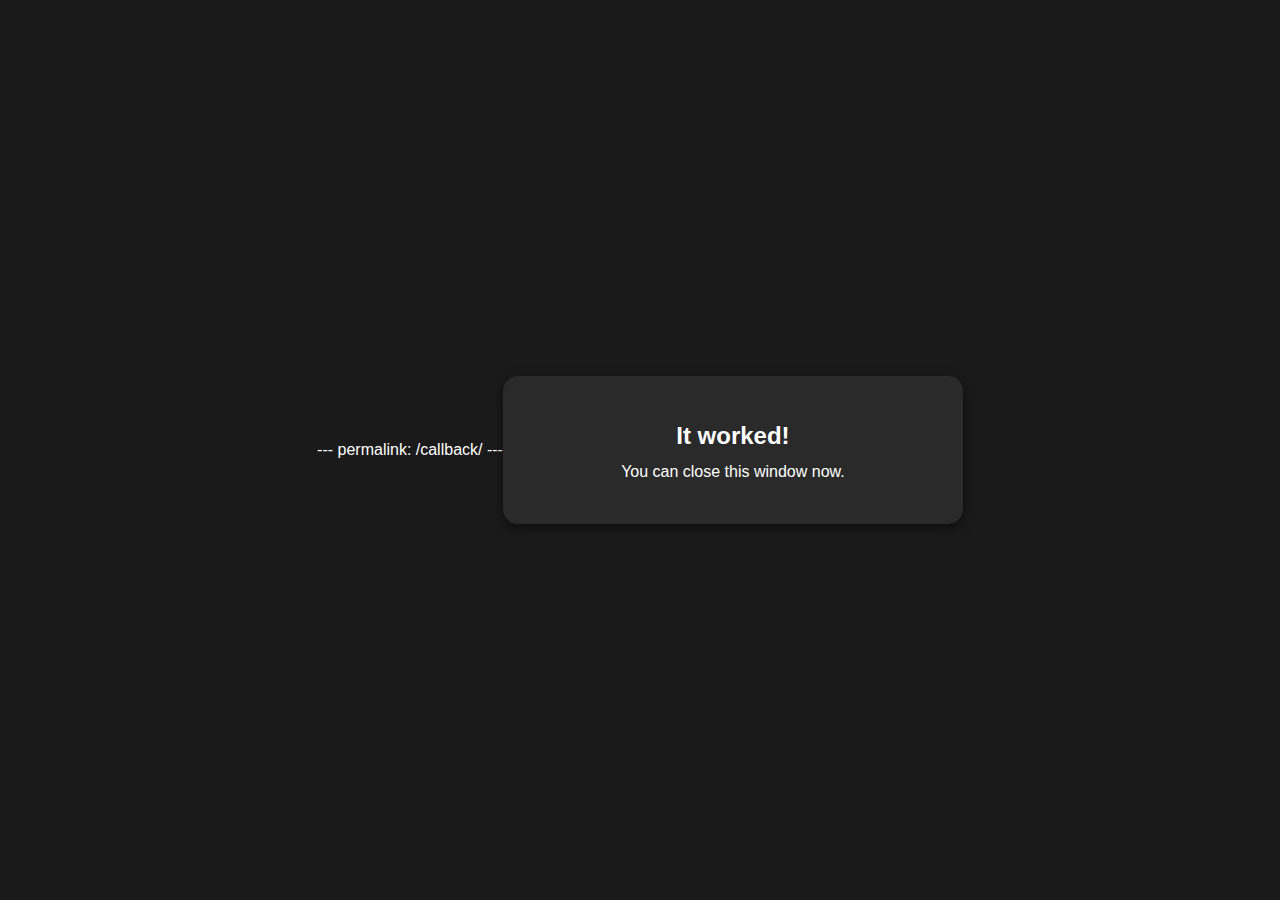
<file: callback/index.html>
---
permalink: /callback/
---
<!DOCTYPE html>
<html lang="en">
<head>
    <meta charset="UTF-8">
    <meta name="viewport" content="width=device-width, initial-scale=1.0">
    <title>Success</title>
    <style>
        body {
            margin: 0;
            font-family: Arial, sans-serif;
            background-color: #1a1a1a;
            display: flex;
            justify-content: center;
            align-items: center;
            height: 100vh;
            color: #ffffff;
        }
        .container {
            text-align: center;
            background-color: #2a2a2a;
            padding: 30px;
            border-radius: 15px;
            box-shadow: 0 4px 12px rgba(0, 0, 0, 0.5);
            width: 90%;
            max-width: 400px;
        }
        h1 {
            font-size: 1.5rem;
            margin-bottom: 10px;
        }
        p {
            font-size: 1rem;
            line-height: 1.5;
            margin: 10px 0;
        }
    </style>
</head>
<body>
    <div class="container">
        <h1>It worked!</h1>
        <p>You can close this window now.</p>
    </div>
</body>
</html>
</file>
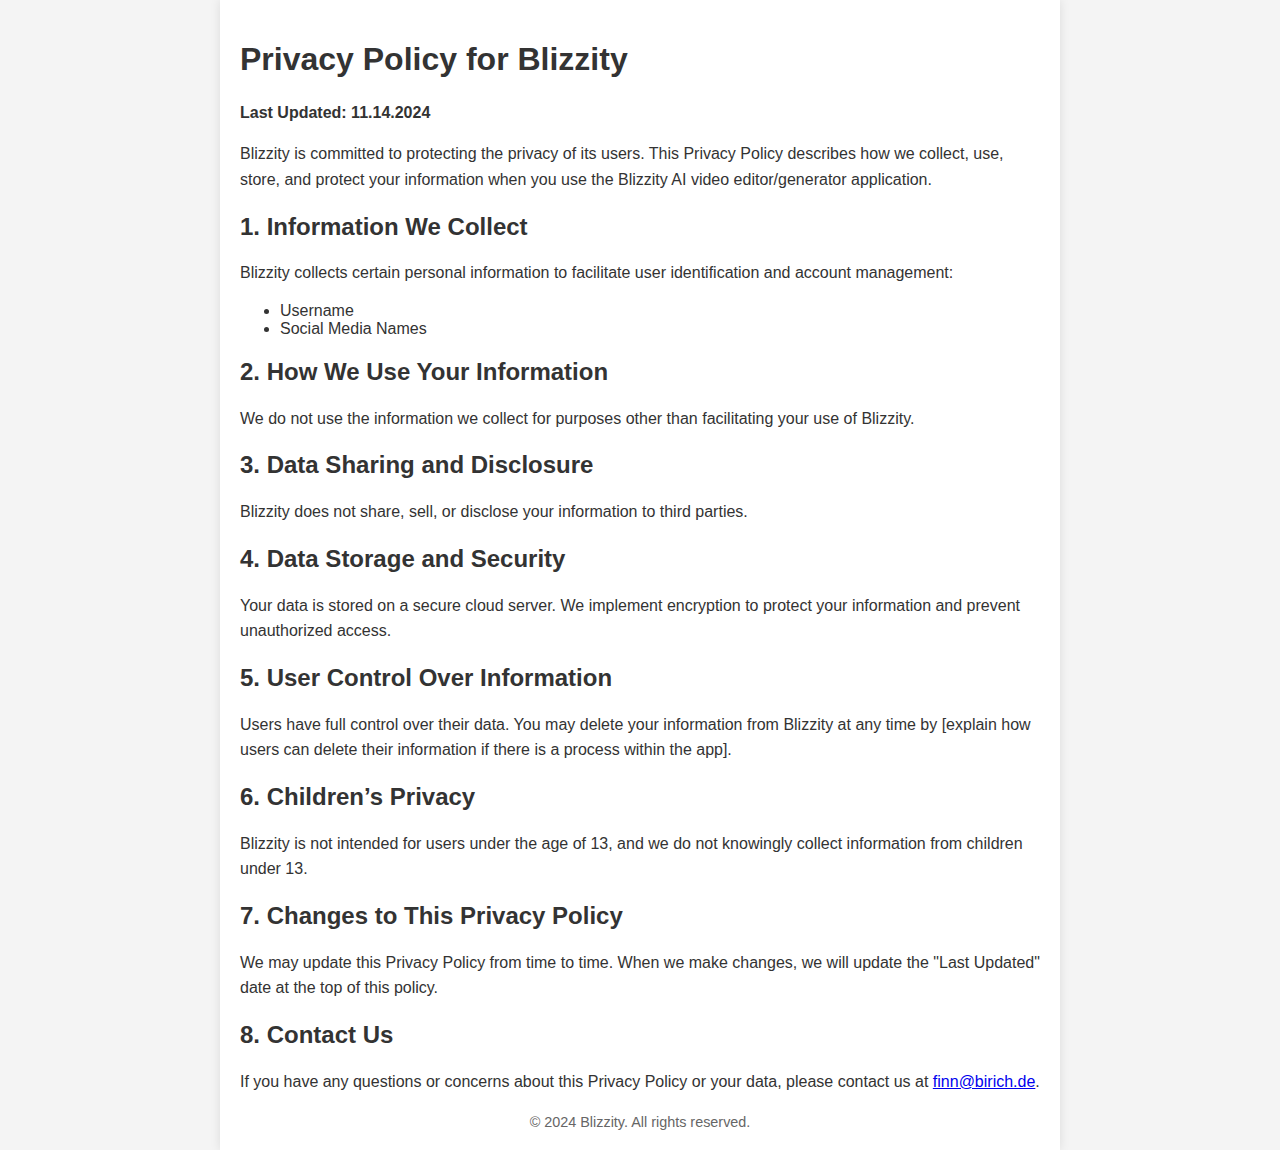
<file: privacy/index.html>
<!DOCTYPE html>
<html lang="en">

<head>
    <meta charset="UTF-8">
    <meta name="viewport" content="width=device-width, initial-scale=1.0">
    <title>Privacy Policy - Blizzity</title>
    <style>
        body {
            font-family: Arial, sans-serif;
            margin: 0;
            padding: 0;
            background-color: #f4f4f4;
            color: #333;
        }
        
        .container {
            max-width: 800px;
            margin: 0 auto;
            padding: 20px;
            background: #fff;
            box-shadow: 0px 0px 10px rgba(0, 0, 0, 0.1);
        }
        
        h1,
        h2 {
            color: #333;
        }
        
        p {
            line-height: 1.6;
        }
        
        footer {
            margin-top: 20px;
            font-size: 0.9em;
            text-align: center;
            color: #666;
        }
    </style>
</head>

<body>

    <div class="container">
        <h1>Privacy Policy for Blizzity</h1>
        <p><strong>Last Updated: 11.14.2024</strong></p>

        <p>Blizzity is committed to protecting the privacy of its users. This Privacy Policy describes how we collect, use, store, and protect your information when you use the Blizzity AI video editor/generator application.</p>

        <h2>1. Information We Collect</h2>
        <p>Blizzity collects certain personal information to facilitate user identification and account management:</p>
        <ul>
            <li>Username</li>
            <li>Social Media Names</li>
        </ul>

        <h2>2. How We Use Your Information</h2>
        <p>We do not use the information we collect for purposes other than facilitating your use of Blizzity.</p>

        <h2>3. Data Sharing and Disclosure</h2>
        <p>Blizzity does not share, sell, or disclose your information to third parties.</p>

        <h2>4. Data Storage and Security</h2>
        <p>Your data is stored on a secure cloud server. We implement encryption to protect your information and prevent unauthorized access.</p>

        <h2>5. User Control Over Information</h2>
        <p>Users have full control over their data. You may delete your information from Blizzity at any time by [explain how users can delete their information if there is a process within the app].</p>

        <h2>6. Children’s Privacy</h2>
        <p>Blizzity is not intended for users under the age of 13, and we do not knowingly collect information from children under 13.</p>

        <h2>7. Changes to This Privacy Policy</h2>
        <p>We may update this Privacy Policy from time to time. When we make changes, we will update the "Last Updated" date at the top of this policy.</p>

        <h2>8. Contact Us</h2>
        <p>If you have any questions or concerns about this Privacy Policy or your data, please contact us at <a href="mailto:finn@birich.de">finn@birich.de</a>.</p>

        <footer>
            &copy; 2024 Blizzity. All rights reserved.
        </footer>
    </div>

</body>

</html>
</file>
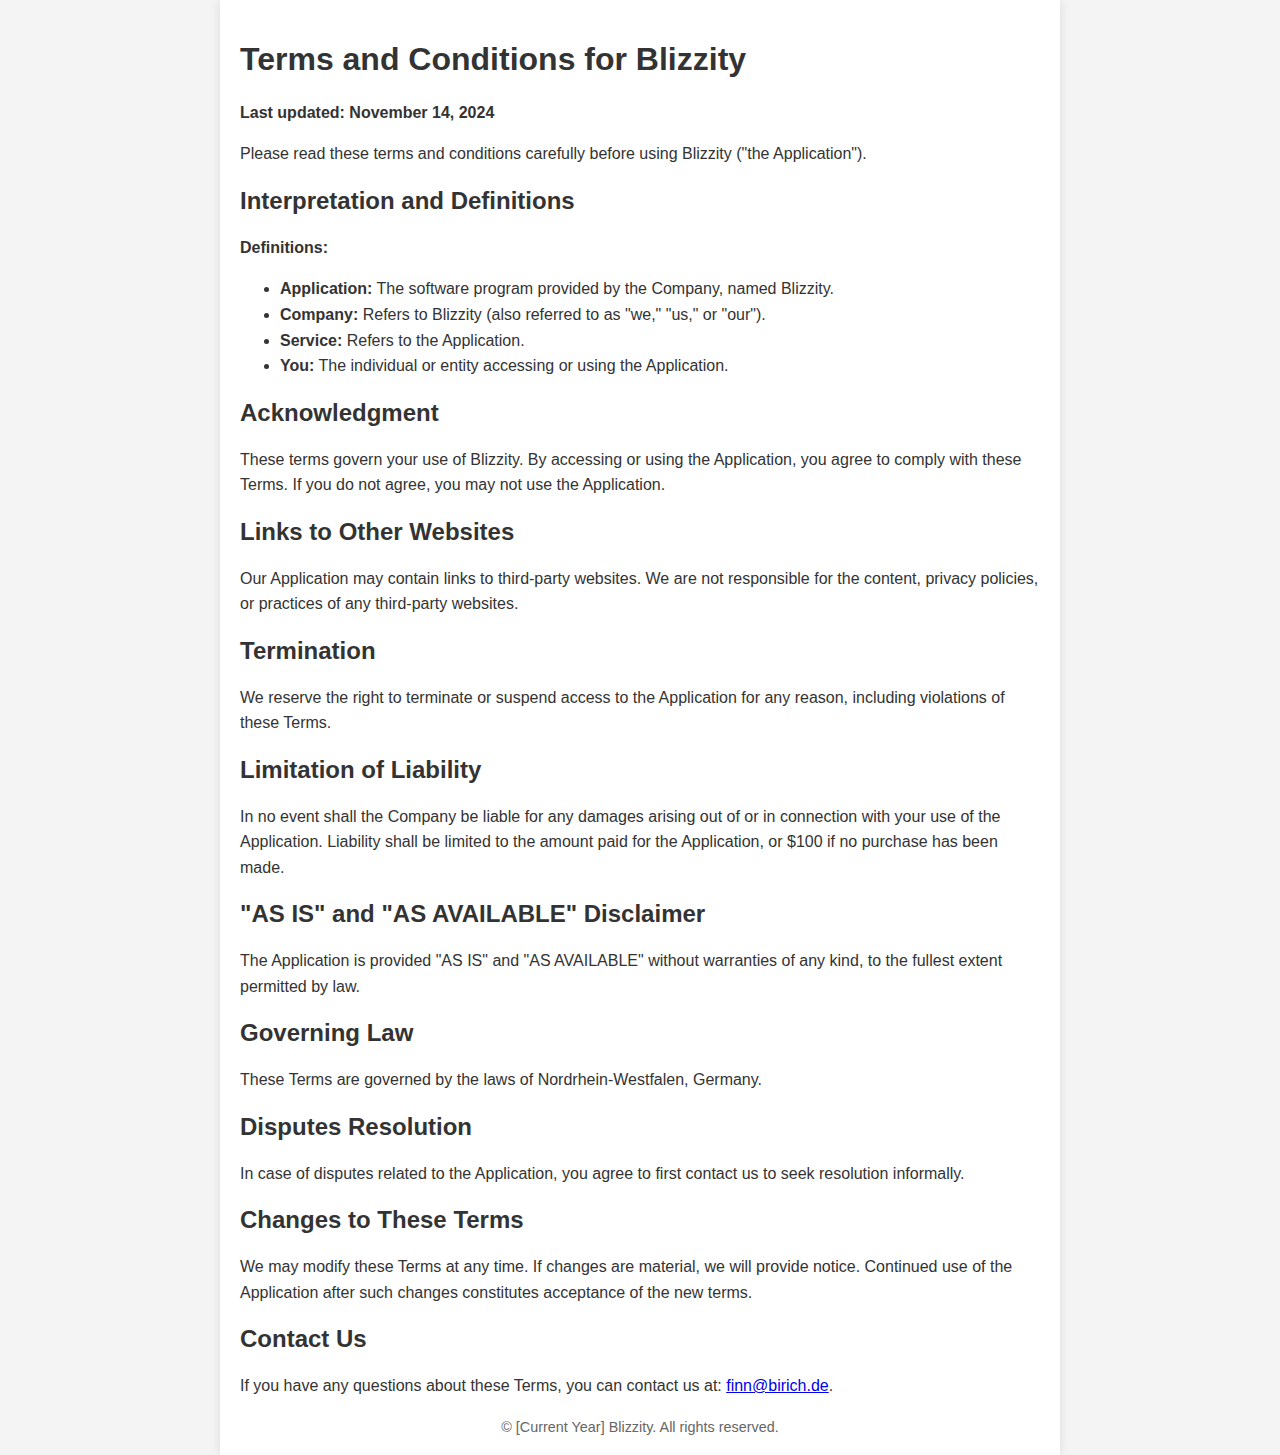
<file: terms/index.html>
<!DOCTYPE html>
<html lang="en">

<head>
    <meta charset="UTF-8">
    <meta name="viewport" content="width=device-width, initial-scale=1.0">
    <title>Terms and Conditions - Blizzity</title>
    <style>
        body {
            font-family: Arial, sans-serif;
            margin: 0;
            padding: 0;
            background-color: #f4f4f4;
            color: #333;
        }
        
        .container {
            max-width: 800px;
            margin: 0 auto;
            padding: 20px;
            background: #fff;
            box-shadow: 0px 0px 10px rgba(0, 0, 0, 0.1);
        }
        
        h1,
        h2,
        h3 {
            color: #333;
        }
        
        p,
        ul {
            line-height: 1.6;
        }
        
        footer {
            margin-top: 20px;
            font-size: 0.9em;
            text-align: center;
            color: #666;
        }
    </style>
</head>

<body>

    <div class="container">
        <h1>Terms and Conditions for Blizzity</h1>
        <p><strong>Last updated: November 14, 2024</strong></p>
        <p>Please read these terms and conditions carefully before using Blizzity ("the Application").</p>

        <h2>Interpretation and Definitions</h2>
        <p><strong>Definitions:</strong></p>
        <ul>
            <li><strong>Application:</strong> The software program provided by the Company, named Blizzity.</li>
            <li><strong>Company:</strong> Refers to Blizzity (also referred to as "we," "us," or "our").</li>
            <li><strong>Service:</strong> Refers to the Application.</li>
            <li><strong>You:</strong> The individual or entity accessing or using the Application.</li>
        </ul>

        <h2>Acknowledgment</h2>
        <p>These terms govern your use of Blizzity. By accessing or using the Application, you agree to comply with these Terms. If you do not agree, you may not use the Application.</p>

        <h2>Links to Other Websites</h2>
        <p>Our Application may contain links to third-party websites. We are not responsible for the content, privacy policies, or practices of any third-party websites.</p>

        <h2>Termination</h2>
        <p>We reserve the right to terminate or suspend access to the Application for any reason, including violations of these Terms.</p>

        <h2>Limitation of Liability</h2>
        <p>In no event shall the Company be liable for any damages arising out of or in connection with your use of the Application. Liability shall be limited to the amount paid for the Application, or $100 if no purchase has been made.</p>

        <h2>"AS IS" and "AS AVAILABLE" Disclaimer</h2>
        <p>The Application is provided "AS IS" and "AS AVAILABLE" without warranties of any kind, to the fullest extent permitted by law.</p>

        <h2>Governing Law</h2>
        <p>These Terms are governed by the laws of Nordrhein-Westfalen, Germany.</p>

        <h2>Disputes Resolution</h2>
        <p>In case of disputes related to the Application, you agree to first contact us to seek resolution informally.</p>

        <h2>Changes to These Terms</h2>
        <p>We may modify these Terms at any time. If changes are material, we will provide notice. Continued use of the Application after such changes constitutes acceptance of the new terms.</p>

        <h2>Contact Us</h2>
        <p>If you have any questions about these Terms, you can contact us at: <a href="mailto:finn@birich.de">finn@birich.de</a>.</p>

        <footer>
            &copy; [Current Year] Blizzity. All rights reserved.
        </footer>
    </div>

</body>

</html>
</file>
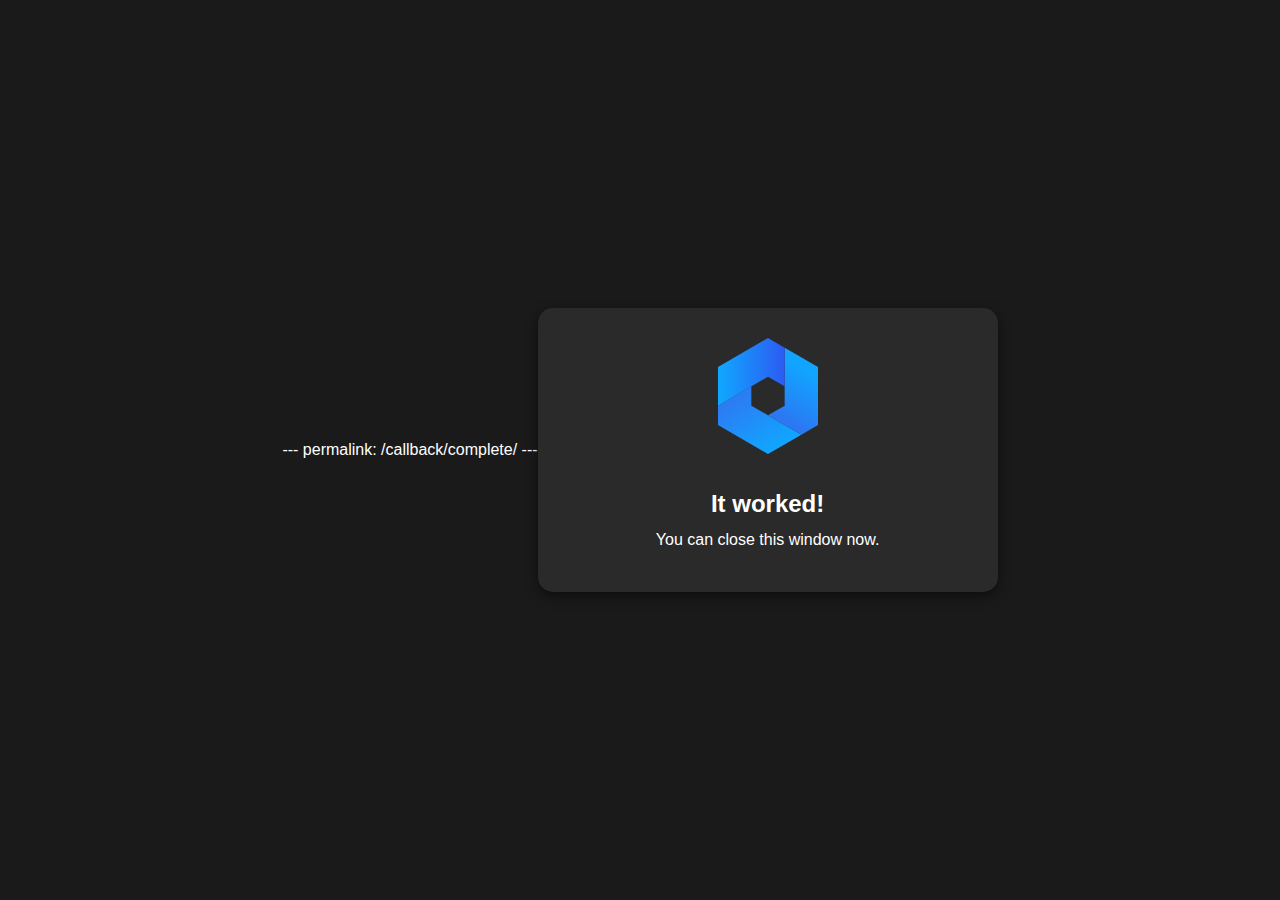
<file: callback/complete.html>
---
permalink: /callback/complete/
---
<!DOCTYPE html>
<html lang="en">
<head>
    <meta charset="UTF-8">
    <meta name="viewport" content="width=device-width, initial-scale=1.0">
    <title>Success</title>
    <style>
        body {
            margin: 0;
            font-family: Arial, sans-serif;
            background-color: #1a1a1a;
            display: flex;
            justify-content: center;
            align-items: center;
            height: 100vh;
            color: #ffffff;
        }
        .container {
            text-align: center;
            background-color: #2a2a2a;
            padding: 30px;
            border-radius: 15px;
            box-shadow: 0 4px 12px rgba(0, 0, 0, 0.5);
            width: 90%;
            max-width: 400px;
        }
        h1 {
            font-size: 1.5rem;
            margin-bottom: 10px;
        }
        p {
            font-size: 1rem;
            line-height: 1.5;
            margin: 10px 0;
        }
        .logo {
            width: 100px;
            margin-bottom: 20px;
        }
    </style>
</head>
<body>
    <div class="container">
        <img src="/static-assets/images/blizzity-logo.svg" alt="Blizzity Logo" class="logo">
        <h1>It worked!</h1>
        <p>You can close this window now.</p>
    </div>
</body>
</html>
</file>
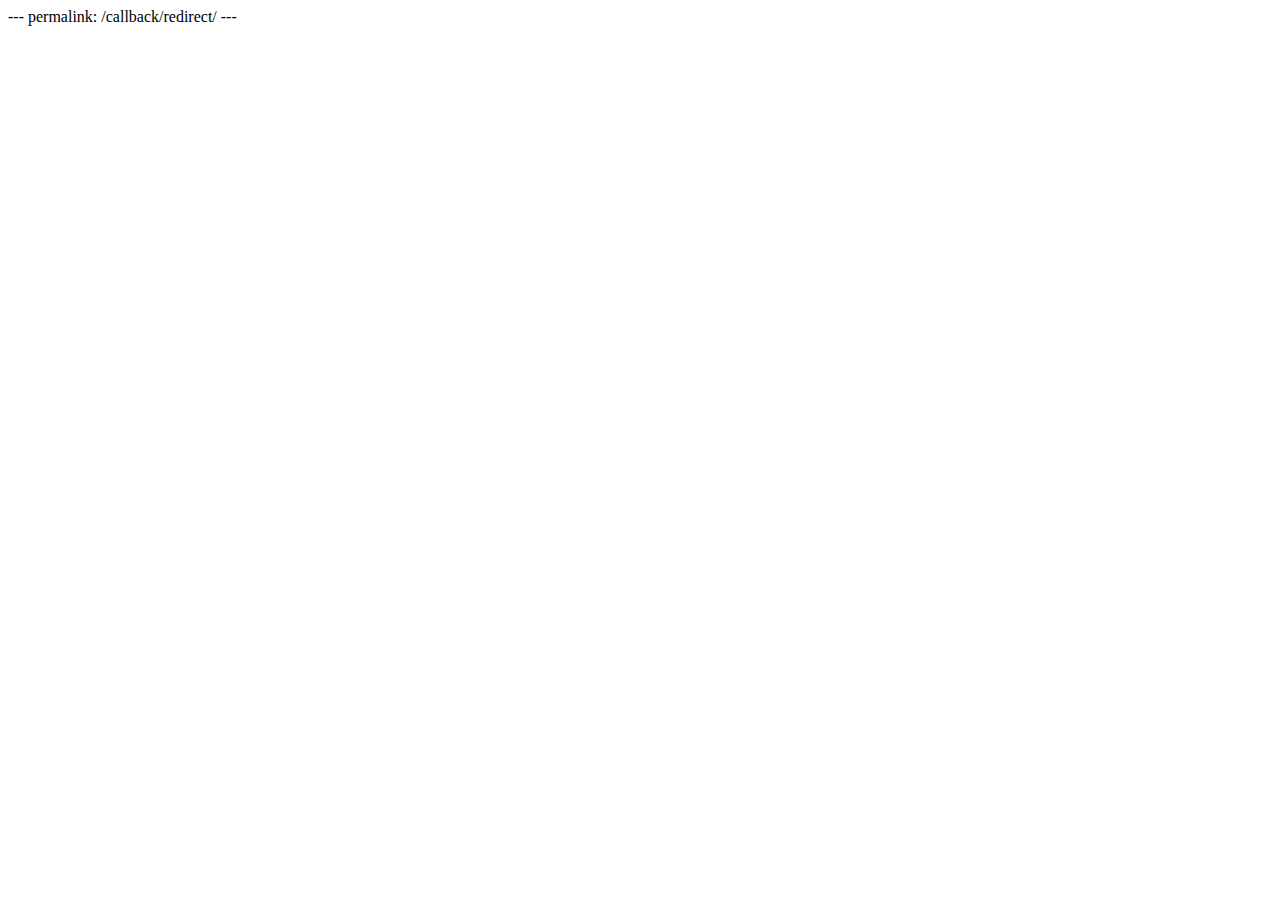
<file: callback/redirect.html>
---
permalink: /callback/redirect/
---
<!DOCTYPE html>
<html lang="en">
	<head>
		<script>
			document.addEventListener("DOMContentLoaded", function() {
				const urlParams = new URLSearchParams(window.location.search);
				const code = urlParams.get('code');
				if (code) {
					window.location.href = `http://localhost:8081?code=${code}`;
				}
			});
		</script>
		</head>
		<meta charset="UTF-8">
		<meta name="viewport" content="width=device-width, initial-scale=1.0">
		<title>Callback</title>
	</head>
</html>
</file>
